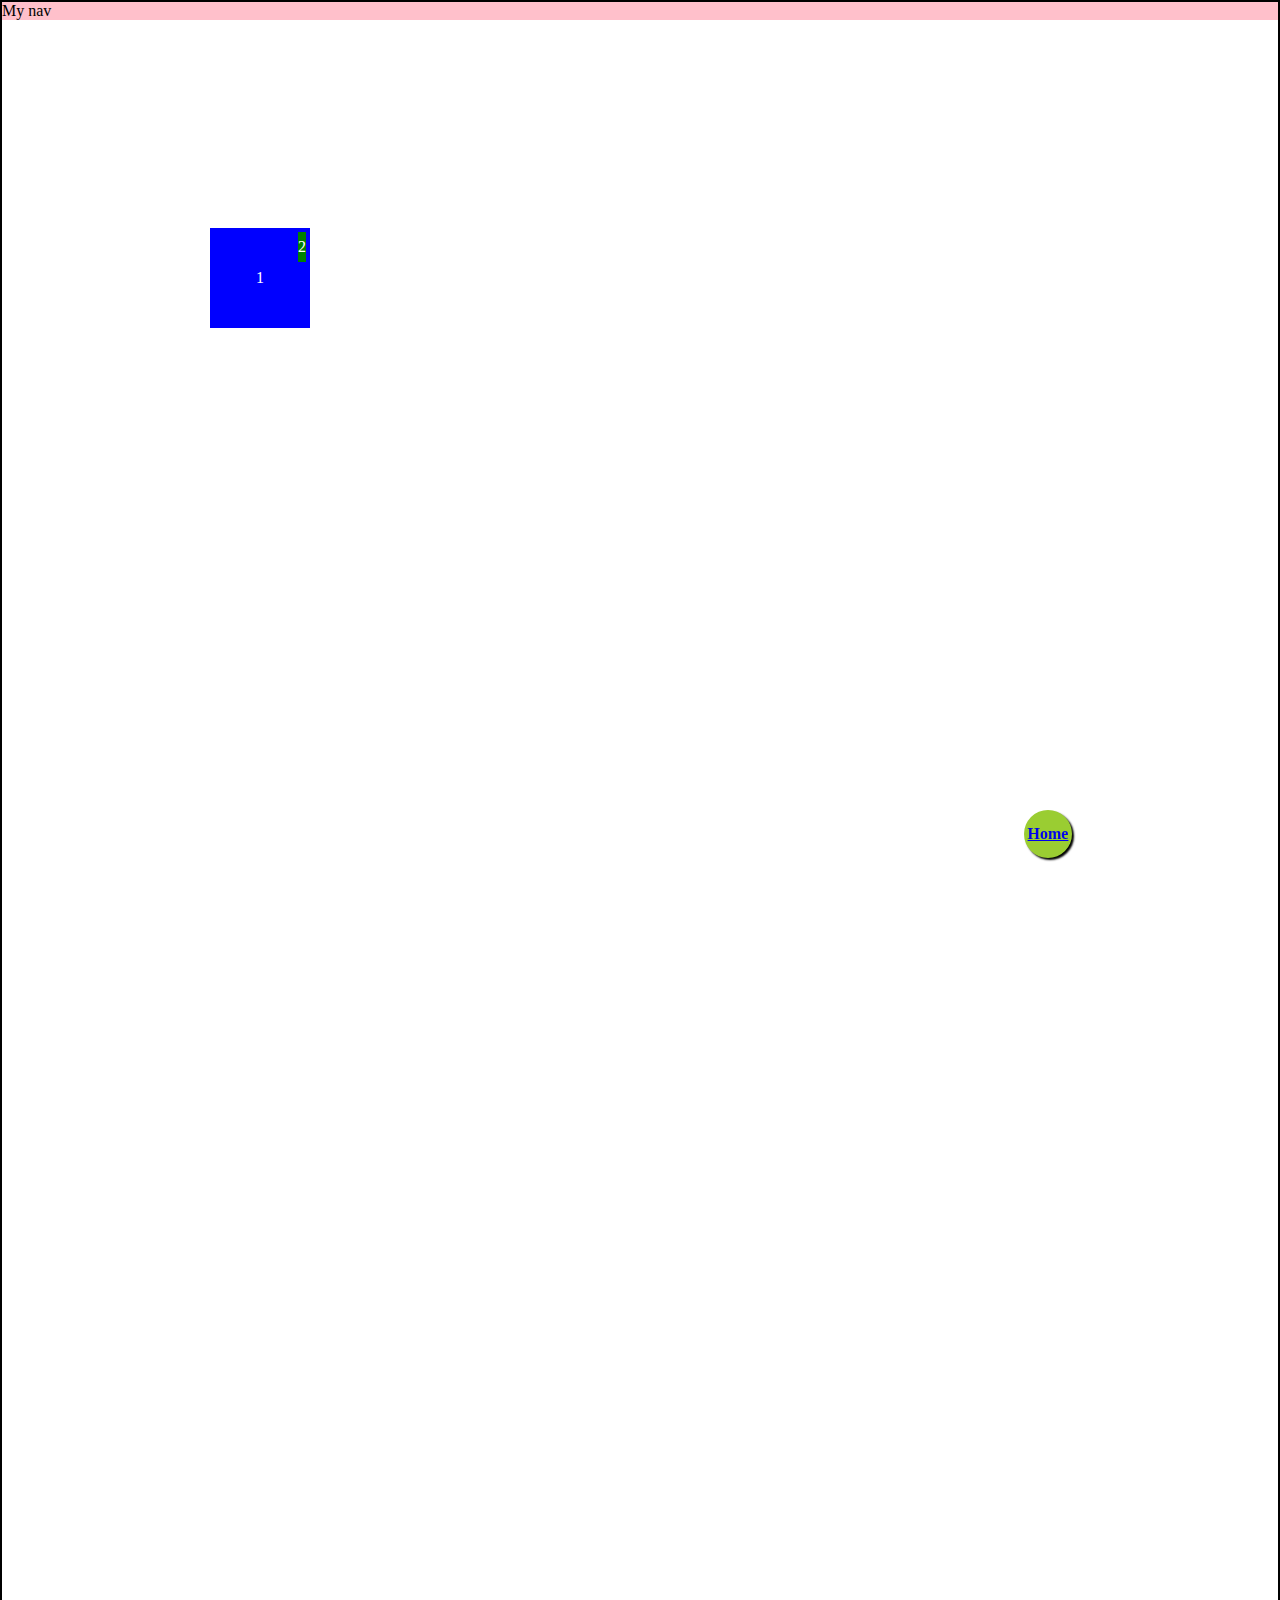
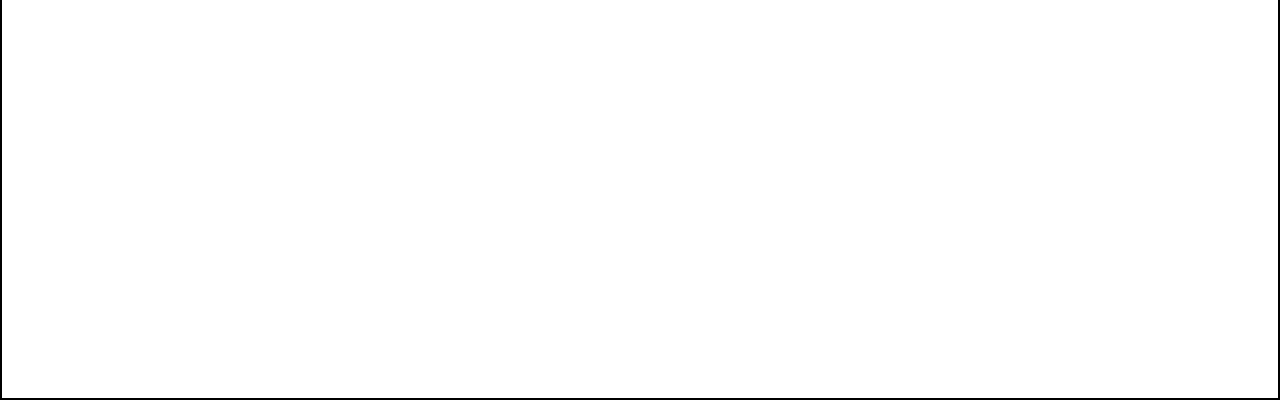
<file: 2_position/index.html>
<!DOCTYPE html>
<html lang="en">

<head>
    <meta charset="UTF-8">
    <meta name="viewport" content="width=device-width, initial-scale=1.0">
    <title>Css positon</title>
</head>

<body>
    <style>
        * {
            margin: 0;
            padding: 0;
            box-sizing: border-box;
        }

        div {
            color: #fff;
            /* border-radius: 12px;
            font-size: 2rem; */
            text-align: center;
        }

        div.box1 {
            position: relative;
            top: 13em;
            left: 13em;
            background-color: blue;
            width: 100px;
            height: 100px;
            line-height: 100px;
        }

        div.box2 {
            position: absolute;
            top: 4px;
            right: 4px;
            z-index: 1;
            background-color: green;
            line-height: 30px;
        }
        body {
            border: 2px solid black;
            height: 2000px;
        }
        nav{
            background-color: pink;
            position: sticky;
            top: 0;
        }
        .action_button {
            position: sticky;
            top: 90vh;
            left: 80vw;
            background: yellowgreen;
            width: 3em;
            height: 3em;
            border-radius: 100%;
            text-align: center;
            font-weight: bolder;
            line-height: 3em;
            box-shadow: 2px 2px 2px black;
        }
    </style>
    <nav>My nav</nav>
    <div id="box1" class="box1">1
        <div class="box2">2</div>
    </div>
    <div class="action_button"><a href="#box1">Home</a></div>
</body>

</html></a>
</file>
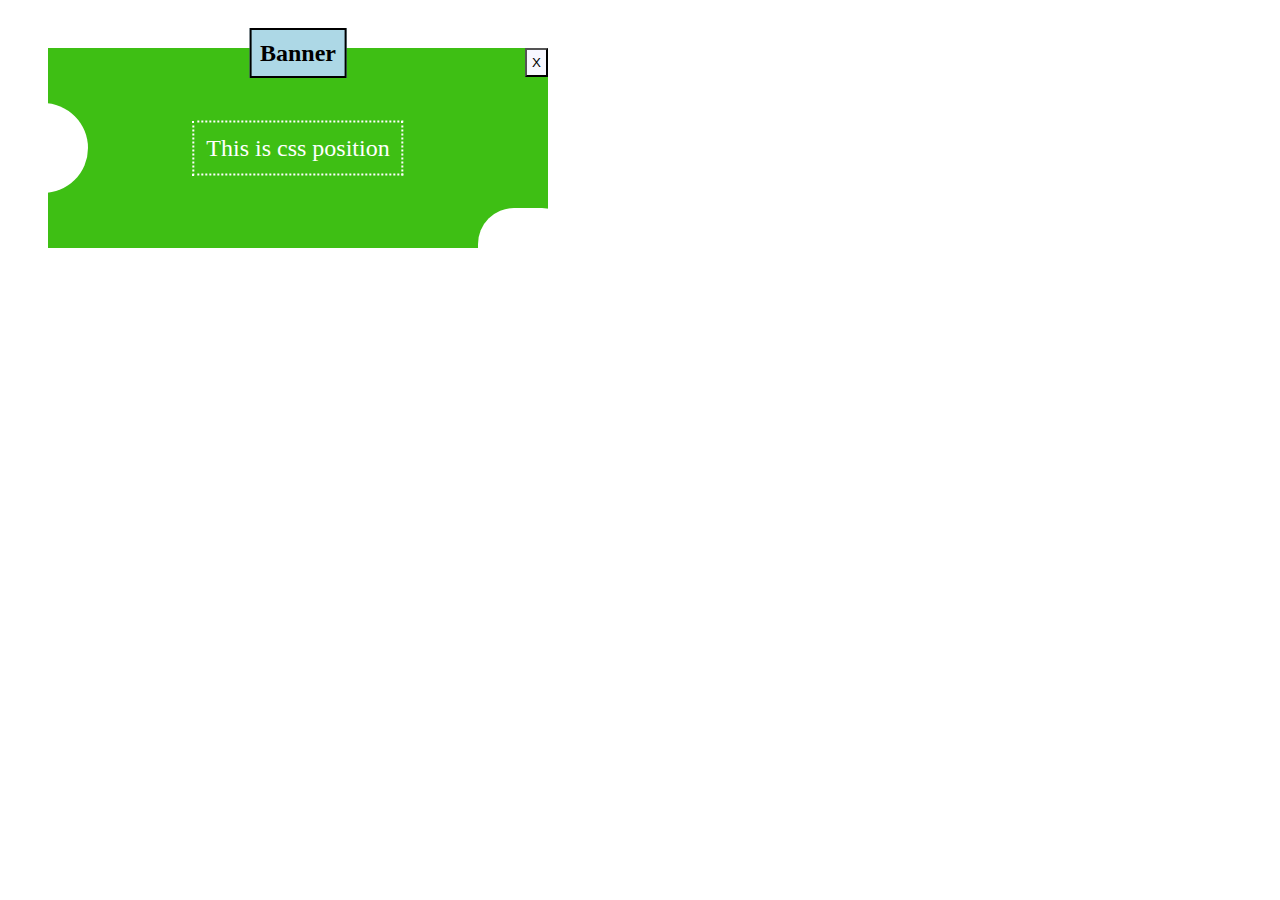
<file: 3_1_postion_test/index.html>
<!DOCTYPE html>
<html lang="en">
<head>
    <meta charset="UTF-8">
    <meta name="viewport" content="width=device-width, initial-scale=1.0">
    <title>Document</title>
</head>
<body>
    <style>
        * {
            margin: 0;
            padding: 0;
            box-sizing: border-box;
        }
        div.banner {
            position: relative;
            top: 3em;
            left: 3em;
            background: #3ebf14;
            width: 500px;
            height: 200px;
            text-align: center;
        }
        div.cyc{
            position: absolute;
            width: 100px;
            height: 90px;
            z-index: 1;
            background: white;
        }
        div.cyc1 {
            border-radius: 20em;
            top: 50%;
            transform: translate(0,-50%);
            left: -60px;
        }
        div.cyc2 {
            border-radius: 36px;
            bottom: -50px;
            right: -30px;
        }
        h1{
            position: absolute;
            left: 50%;
            top: -20px;
            transform: translate(-50%,0);
            background: lightblue;
            padding: 0.4em 0.35em;
            font-size: 1.5em;
            border: 2px solid black;
        }
        span {
            position: absolute;
            top: 50%;
            left: 50%;
            transform: translate(-50%,-50%);
            color: white;
            font-size: 1.5em;
            border: 0.1em dotted white;
            padding: 0.5em;
        }
        button {
            position: absolute;
            background-color: ghostwhite;
            color: black;
            padding: 5px;
            right: 0;
        }
    </style>
    <div class="banner">
        <h1 >Banner</h1>
        <button class="close">X</button>
        <div class="cyc cyc1"></div>
        <div class="cyc cyc2"></div>
        <span class="text">This is css position</span>
    </div>
</body>
</html>
</file>
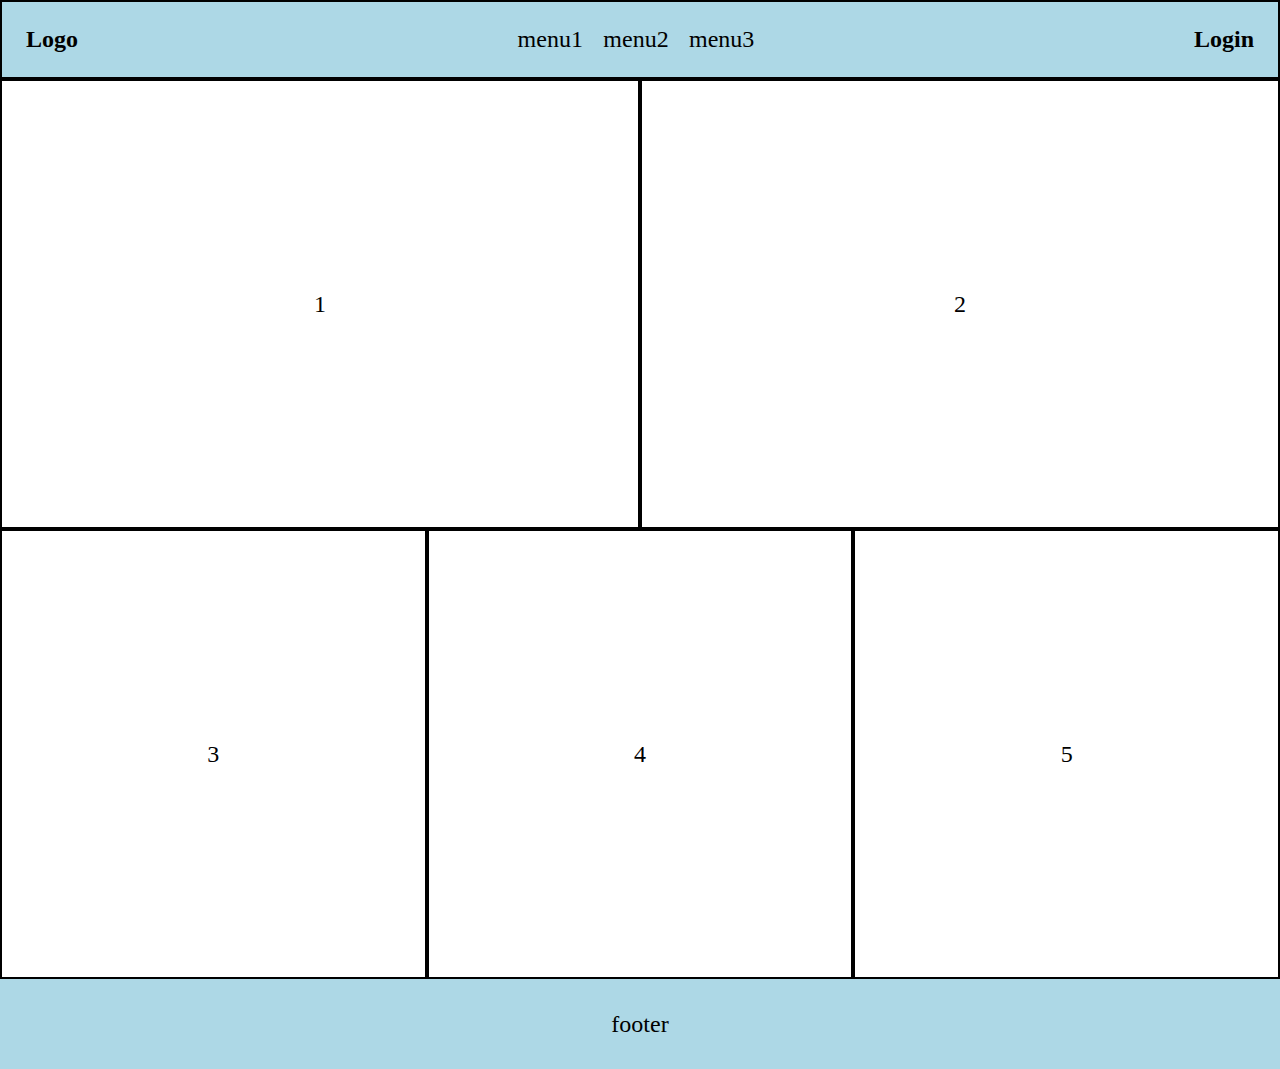
<file: 4_1_flexbox_HW/index.html>
<!DOCTYPE html>
<html lang="en">

<head>
    <meta charset="UTF-8">
    <meta name="viewport" content="width=device-width, initial-scale=1.0">
    <title>Document</title>
</head>

<body>
    <style>
        * {
            padding: 0;
            margin: 0;
            box-sizing: border-box;
            font-size: 24px;
        }
        nav {
            display: flex;
            justify-content: space-between;
            background-color: lightblue;
            padding: 1em;
            border: 2px solid black;
        }
        ul {
            display: flex;
            list-style-type: none;
            font-size: 1.7em;
            gap: 0.5em;
        }
        .container {
            justify-content: space-between;
            gap: 0;
            flex-wrap: wrap;
            height: 100%;
        }
        .box {
            border: 2px solid black;
            width: 100%;
            height: 50vh;
            display: flex;
            justify-content: center;
            align-items: center;
            
        }
        .box:nth-child(-n+2) {
            width: 50%;
        }
        .box:nth-child(n+3) {
            width: 33.33%;
        }
        footer {
            display: flex;
            background-color: lightblue;
            justify-content: center;
            align-items: center;
            height: 10vh;
        }
    </style>
    <header>
        <nav>
            <h1>Logo</h1>
            <ul>
                <li>menu1</li>
                <li>menu2</li>
                <li>menu3</li>
            </ul>
            <h1>Login</h1>
        </nav>
    </header>
    <main>
        <div>
            <ul class="container">
                <li class="box">1</li>
                <li class="box">2</li>
                <li class="box">3</li>
                <li class="box">4</li>
                <li class="box">5</li>
            </ul>
        </div>
    </main>
    <footer>footer</footer>
</body>

</html>
</file>
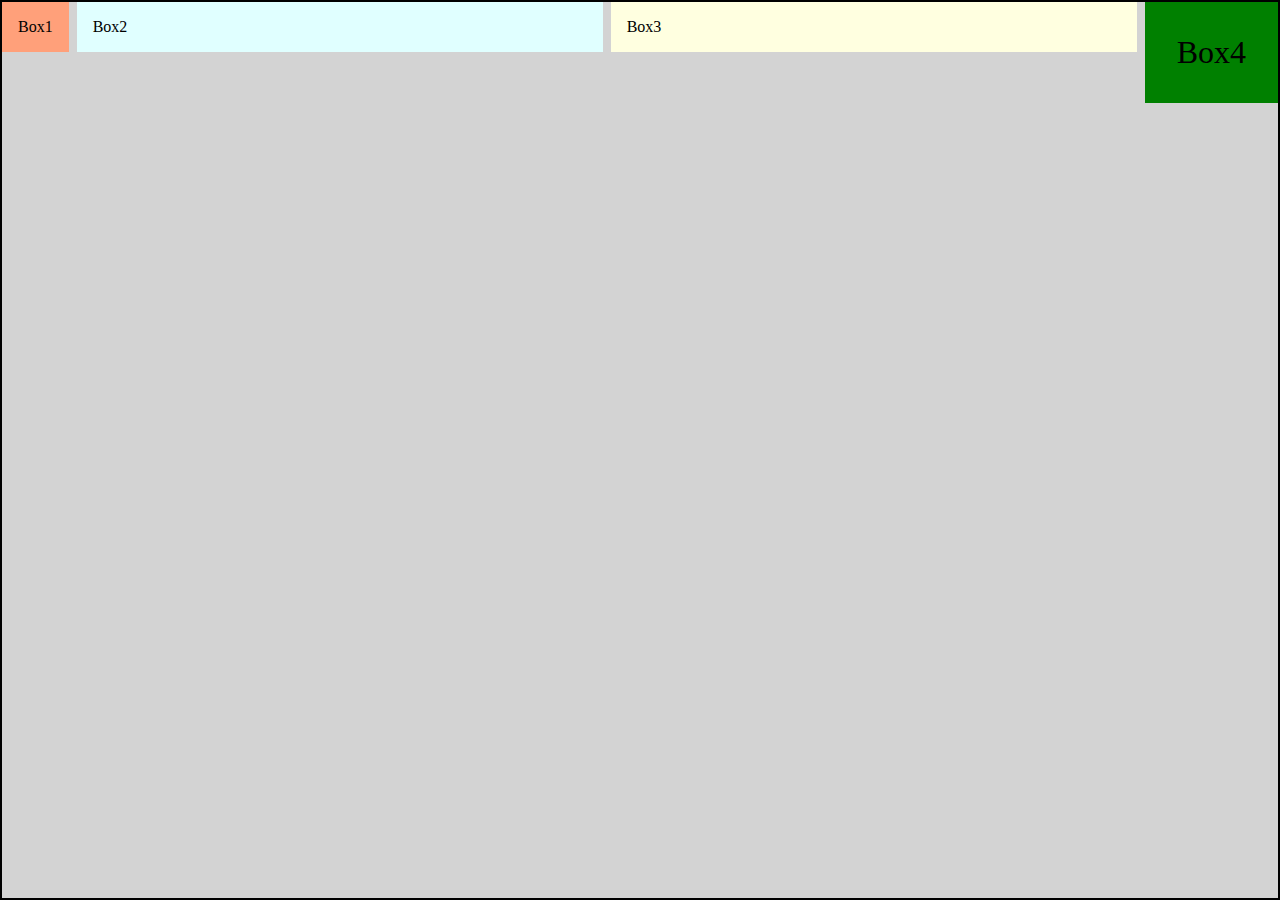
<file: 4_flexbox/index.html>
<!DOCTYPE html>
<html lang="en">
<head>
    <meta charset="UTF-8">
    <meta name="viewport" content="width=device-width, initial-scale=1.0">
    <title>Flex box</title>
</head>
<body>
    <style>
        * {
            margin: 0;
            padding: 0;
            box-sizing: border-box;
        }
        .container{
            display: flex;
            flex-wrap: wrap;
            justify-content: center;
            align-items:  start;
            /* align-content: center; */
            background-color: lightgray;
            border: 2px solid black;
            height: 100vh;
            gap: 0.5em;
        }
        .item {
            padding: 1em;
            /* margin: 1em; */
            background: lightyellow;
        }
        .item:first-child {
            background: lightsalmon;
        }
        .item:nth-child(2) {
            flex-grow: 1;
            flex-shrink: 2;
            background-color: lightcyan;
        }
        .box3 {
            flex-grow: 1;
            flex-shrink: 1;
        }
        .item:last-child {
            background: green;
            font-size:  2rem;
        }
    </style>
    <div class="container">
        <div class="item">Box1</div>
        <div class="item">Box2</div>
        <div class="item box3">Box3</div>
        <div class="item">Box4</div>
    </div>
</body>
</html>
</file>
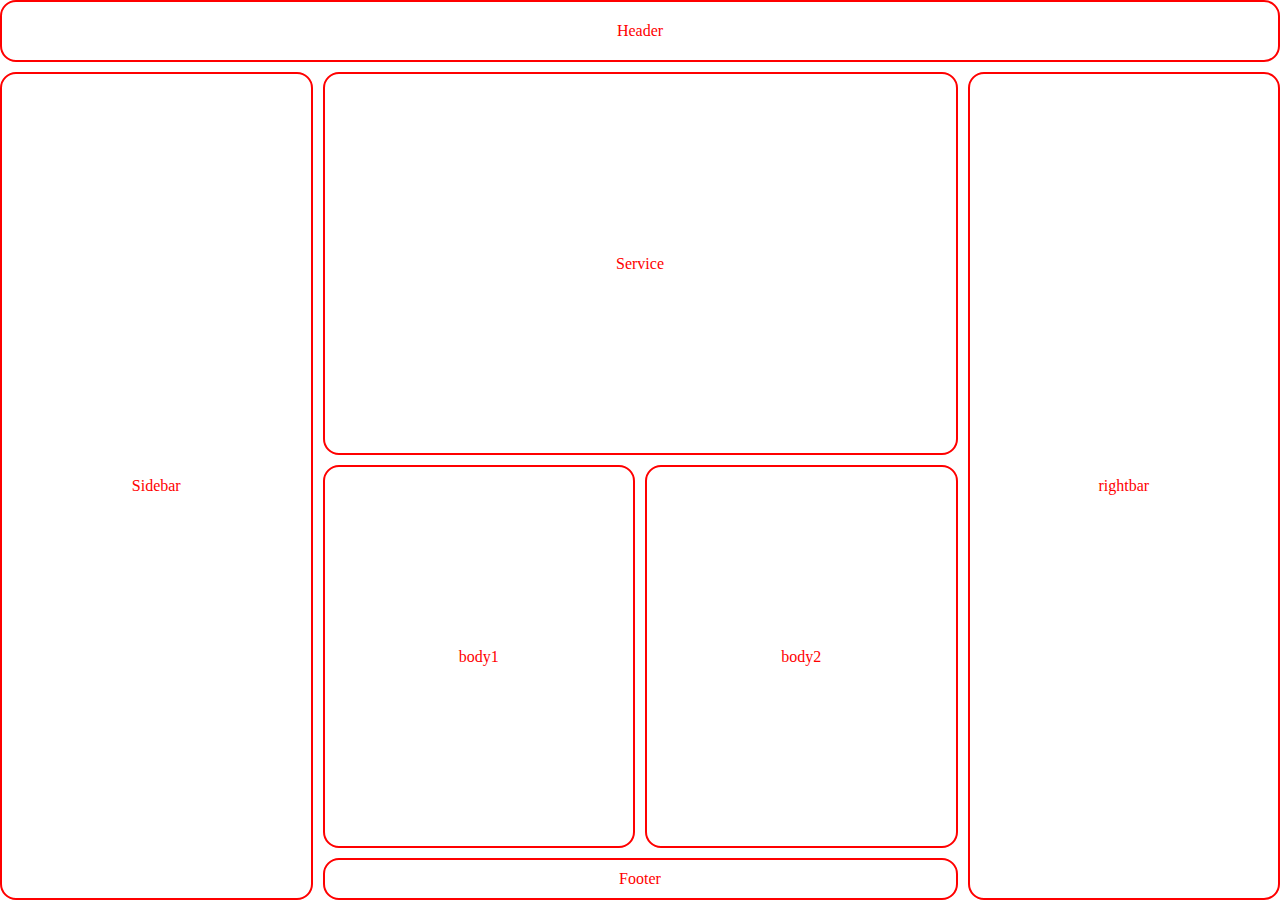
<file: 5_1_grid/index.html>
<!DOCTYPE html>
<html lang="en">

<head>
    <meta charset="UTF-8">
    <meta name="viewport" content="width=device-width, initial-scale=1.0">
    <title>Grid Layout Fixed</title>
</head>

<body>
    <style>
        * {
            margin: 0;
            padding: 0;
            box-sizing: border-box;
        }

        .container {
            display: grid;
            height: 100vh; 
            grid-template-columns: 1fr 1fr 1fr 1fr;
            grid-template-rows: auto 1fr 1fr auto; 
            grid-template-areas: 
                "Header  Header  Header Header"
                "Sidebar Service Service rightbar"
                "Sidebar body1 body2 rightbar"
                "Sidebar  Footer Footer rightbar";
            
            gap: 10px;
            div {
                display: flex;
                width: 100%;
                justify-content: center;
                align-items: center;
                border: 2px solid red;
                border-radius: 16px;
                color: red;
                
            };
        }

        .box1 {
            grid-area: Header;
            padding: 20px;
        }

        .box2 {
            grid-area: Service;
        }

        .box3 {
            grid-area: Sidebar;
        }

        .box4 {
            grid-area: body1;
        }

        .box5 {
            grid-area: body2;
        }

        .box6 {
            grid-area: rightbar;
        }

        .box7 {
            grid-area: Footer;
            text-align: center;
            padding: 10px;
        }
    </style>

    <div class="container">
        <div class="box1">Header</div>
        <div class="box2">Service</div>
        <div class="box3">Sidebar</div>
        <div class="box4">body1</div>
        <div class="box5">body2</div>
        <div class="box6">rightbar</div>
        <div class="box7">Footer</div>
    </div>
</body>

</html>
</file>
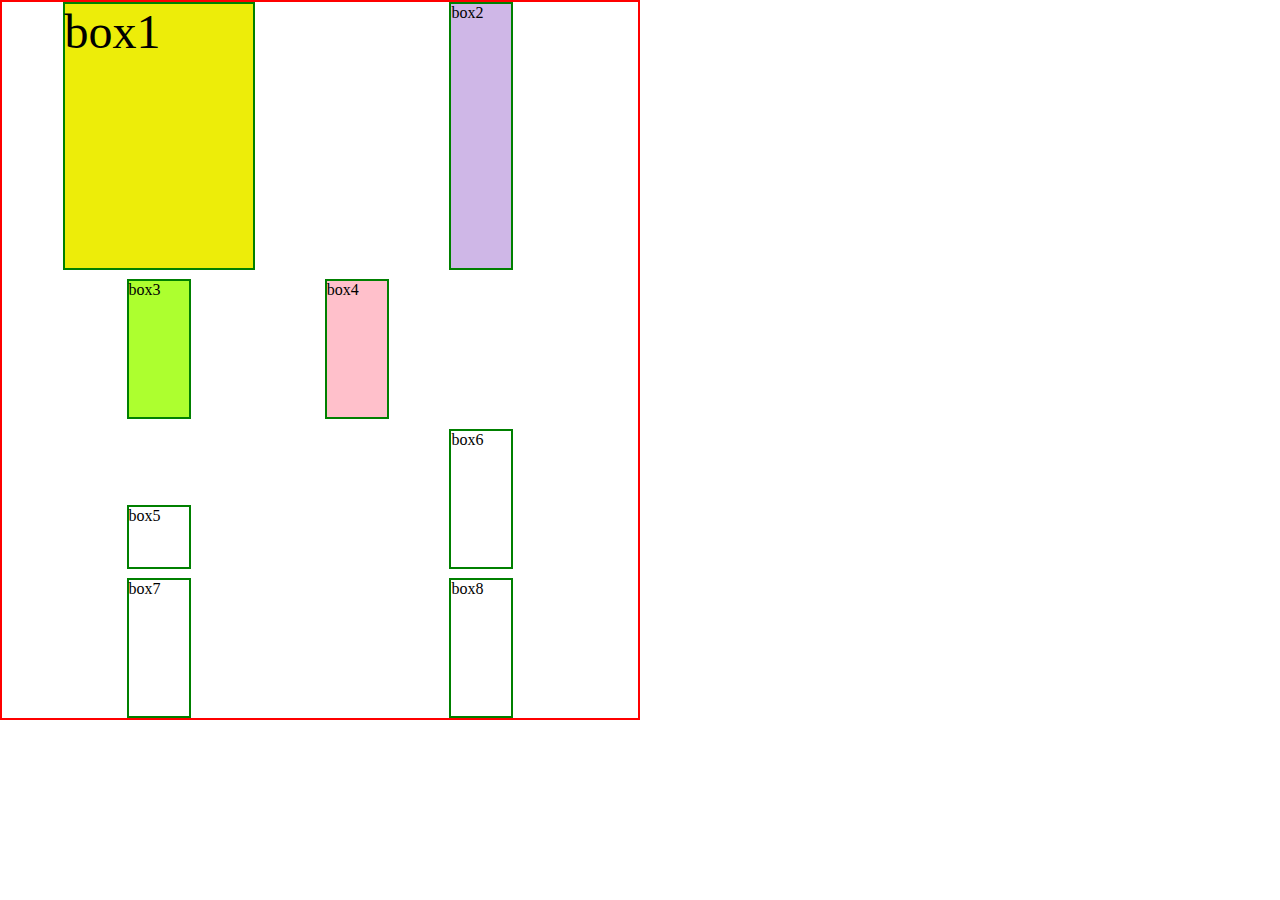
<file: 5_grid/index.html>
<!DOCTYPE html>
<html lang="en">

<head>
    <meta charset="UTF-8">
    <meta name="viewport" content="width=device-width, initial-scale=1.0">
    <title>Document</title>
</head>

<body>
    <style>
        * {
            margin: 0;
            padding: 0;
            box-sizing: border-box;
        }

        .container {
            display: grid;

            /* grid-template: 50px 200px 100px /  1fr 2fr; */

            /* grid-template-rows: 50px 200px 100px; */
            grid-template-columns: 1fr 1fr;

            /* grid-template-columns:repeat(auto-fill, minmax(100px, 1fr)); */

            /* grid-template-areas: "head head head"
        "sidebar main main"
        "sidebar foot foot2"; */

            /* column-gap: 1em;
    row-gap: 1em; */
            gap: 0.6em;

            justify-items: center;
            /* justify-content: space-around; */
            /* align-items: stretch; */
            width: 40em;
            height: 80vh;
            border: 2px solid red;



            div {
                border: 2px solid green;
                min-height: 4em;
                width: 4em;
            }
        }

        .box1 {
            background: rgb(237, 237, 9);
            border: 2px solid red;
            font-size: 3rem;
            /* grid-area: head; */

            /* grid-column-start: 1;
    grid-column-end: 4; */

            /* grid-column: 1 / span 3; */
        }

        .box2 {
            background: rgb(207, 183, 231);


            /* grid-row-start: 2;
    grid-row-end: 4; */

            /* grid-row: 2/4; */

            /* grid-row: 2 / span 2; */

            /* grid-area: sidebar; */
        }

        .box3 {
            background: greenyellow;
            /* grid-area: main; */
            /* overflow: auto; */

        }

        .box4 {
            background: pink;
            /* grid-area: foot; */
            justify-self: start;
        }

        .box5 {
            /* grid-area: foot2; */
            /* grid-row-start: 3;
    grid-row-end: 5; */
            align-self: end;
        }
    </style>
    <div class="container">
        <div class="box1">box1</div>
        <div class="box2">box2</div>
        <div class="box3">box3</div>
        <div class="box4">box4</div>
        <div class="box5">box5</div>
        <div class="box6">box6</div>
        <div class="box7">box7</div>
        <div class="box8">box8</div>
    </div>
</body>

</html>
</file>
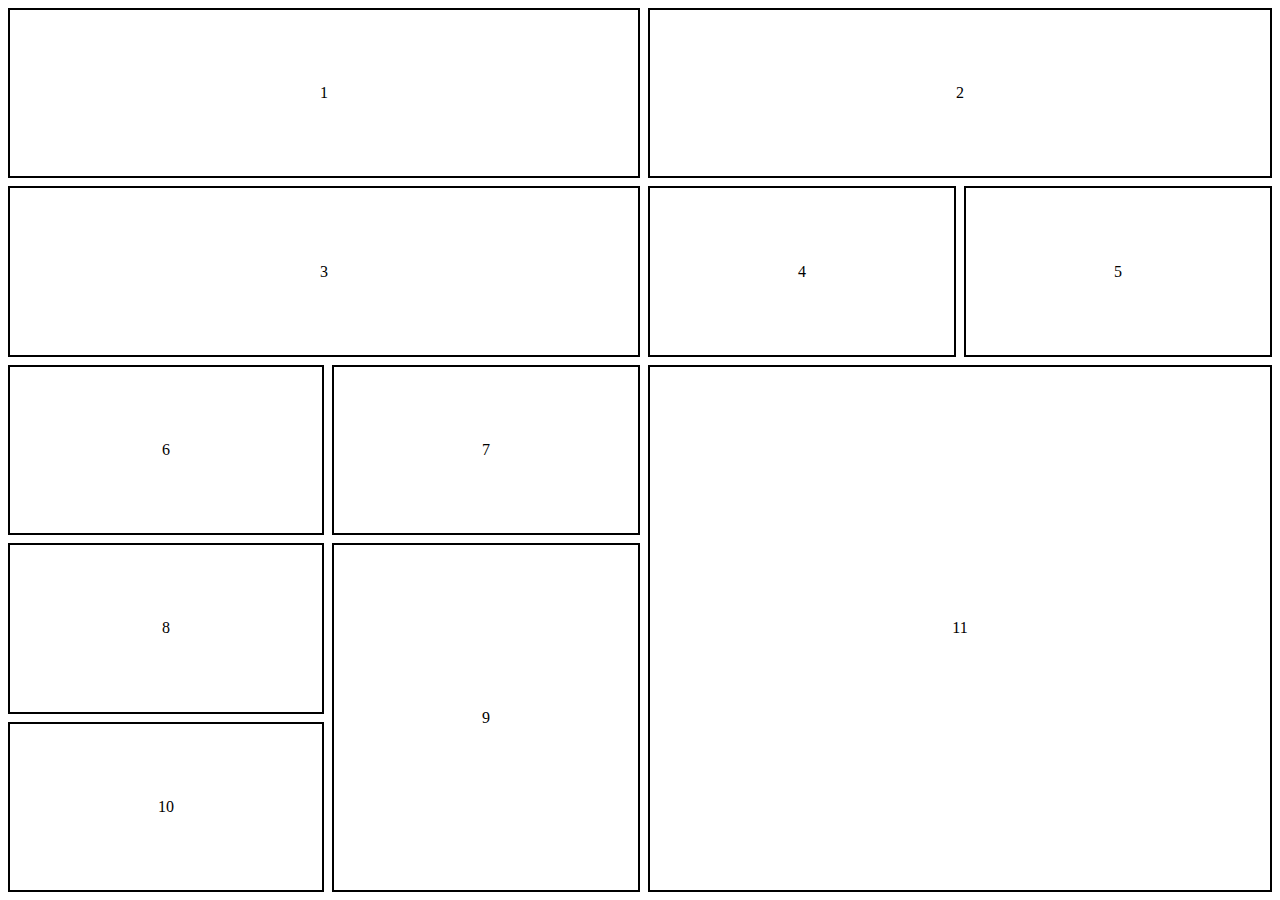
<file: Hw_3/index.html>
<!DOCTYPE html>
<html lang="en">
<head>
    <meta charset="UTF-8">
    <meta name="viewport" content="width=device-width, initial-scale=1.0">
    <title>Hw-2</title>
</head>
<body>
    <style>
        * {
            margin: 0;
            padding: 0;
            box-sizing: border-box;
        }
        .container {
            padding: 0.5em;
            display: grid;
            height: 100vh;
            grid-template-columns: auto auto auto auto;
            grid-template-areas:  "hl hl hr hr"
                                  "shl shl shr1 shr2"
                                  "m1 m2 foot foot"
                                  "m3 m4 foot foot"
                                  "m5 m4 foot foot";
            gap: 0.5em;
            div {
                display: flex;
                align-items: center;
                justify-content: center;
                border: 2px solid black;
            }
        }
        .box1 {
            grid-area: hl;
        }
        .box2 {
            grid-area: hr;
        }
        .box3 {
            grid-area: shl;
        }
        .box4 {
            grid-area: shr1;
        }
        .box5 {
            grid-area: shr2;
        }
        .box6 {
            grid-area: m1;
        }
        .box7 {
            grid-area: m2;
        }
        .box8 {
            grid-area: m3;
        }
        .box9 {
            grid-area: m4;
        }
        .box10 {
            grid-area: m5;
        }
        .box11 {
            grid-area: foot;
        }

    </style>
    <div class="container">
        <div class="box1">1</div>
        <div class="box2">2</div>
        <div class="box3">3</div>
        <div class="box4">4</div>
        <div class="box5">5</div>
        <div class="box6">6</div>
        <div class="box7">7</div>
        <div class="box8">8</div>
        <div class="box9">9</div>
        <div class="box10">10</div>
        <div class="box11">11</div>
    </div>
</body>
</html>
</file>
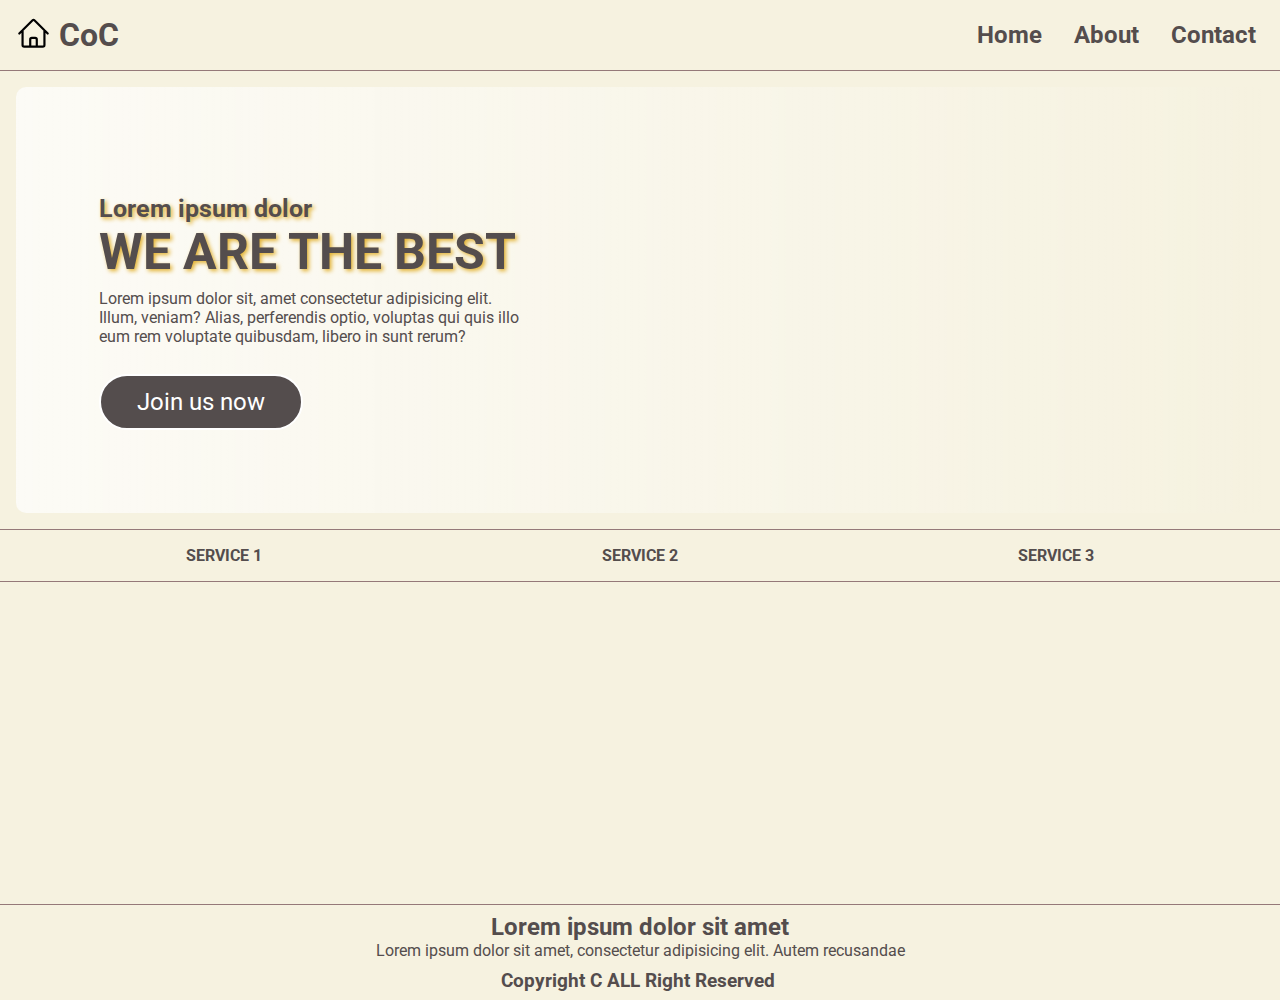
<file: Hw_6/index.html>
<!DOCTYPE html>
<html lang="en">

<head>
    <meta charset="UTF-8">
    <meta name="viewport" content="width=device-width, initial-scale=1.0">
    <title>Hw_6</title>
    <link href="https://fonts.googleapis.com/css2?family=Roboto:wght@300;400;500;700&display=swap" rel="stylesheet">
</head>

<body>
    <style>
        * {
            margin: 0;
            padding: 0;
            box-sizing: border-box;
            font-family: 'Roboto', sans-serif;
            background: #F6F2E0;
            color: #544D4D;
        }

        nav {
            padding: 0.8em 1em;
            display: flex;
            align-items: center;
            justify-content: space-between;

            ul {
                list-style: none;
            }
        }

        hr {
            background-color: rgb(149, 121, 121);
            height: 1px;
            border: 0;
        }


        .content-bar {
            display: none;
            top: 0;
            right: 0;
            position: fixed;
            background-color: black;
            color: white;
            padding: 0.5em;

            li {
                background-color: black;
                border-bottom: 1.5px solid #fff;
            }
        }

        .bar {
            width: 30px;
            height: 22px;
            display: flex;
            flex-direction: column;
            justify-content: space-between;
        }

        .bar li {
            height: 4px;
            background: #000;
            border-radius: 2px;
        }

        .logo {
            display: flex;
            gap: 0.5em;
        }

        .logo img {
            height: 35px;
            width: 35px;
        }

        .logo h1 {
            color: #544D4D;
        }

        .section-1 {
            background-image: linear-gradient(to right, rgba(255, 255, 255, 0.7), rgb(255, 255, 255, 0)), url('https://images.unsplash.com/photo-1770063817031-f3b98dff347f?q=80&w=1170&auto=format&fit=crop&ixlib=rb-4.1.0&ixid=M3wxMjA3fDB8MHxwaG90by1wYWdlfHx8fGVufDB8fHx8fA%3D%3D');
            background-size: cover;
            padding: 1em;
            margin: 1em;
            border-radius: 10px;
        }

        .section-1-text {
            background: none;
            padding: 0.2em;
            width: 70%;
        }

        .section-1-header {
            margin-top: 1.5em;
            background: none;
            margin-bottom: 0.5em;
        }

        .section-1-header h2 {
            background: none;
        }

        .section-1-header h4 {
            background: none;
        }

        .section-1-subtext {
            background: none;
            margin-bottom: 0.5em;
        }

        .section-1-buttom {
            background: #544D4D;
            color: white;
            padding: 0.5em 1.5em;
            border: 2px solid white;
            border-radius: 10em;
        }

        .section-2 {
            list-style: none;
            display: flex;
            justify-content: space-around;
            align-items: center;
            font-weight: bold;
            padding: 1em;
        }

        .section-2 li:nth-child(3) {
            display: none;
        }

        .section-3 {
            display: grid;
            grid-template-columns: 1fr 1fr;
            grid-template-areas: "left right"
                "left right";

            padding: 0.7em;
            gap: 0.5em;
        }

        .section-3 div {
            background-image: url('https://images.unsplash.com/photo-1586023492125-27b2c045efd7?q=80&w=958&auto=format&fit=crop&ixlib=rb-4.1.0&ixid=M3wxMjA3fDB8MHxwaG90by1wYWdlfHx8fGVufDB8fHx8fA%3D%3D');
            height: 18vh;
            border-radius: 15px;
            background-size: cover;
        }

        .section-3-img1 {
            grid-area: left;
        }

        .section-3-img2 {
            grid-area: right;
        }

        footer {
            padding: 0.5em;
        }

        footer h3 {
            margin-top: 10px;
            margin-left: -5px;
        }

        @media (min-width: 600px) {
            .bar {
                display: none;
            }

            .content-bar {
                display: flex;
                position: static;
                background: none;
                gap: 2em;

                li {
                    font-size: 1.5em;
                    font-weight: bolder;
                    background: none;
                    border: none;
                }
            }

            .section-1 {
                padding: 5em;
            }

            .section-1-text {
                width: 40%;
            }

            .section-1-header {
                text-shadow: 2px 2px 4px #E2B12F;
            }

            .section-1-header h4 {
                font-size: 25px;
            }

            .section-1-header h2 {
                font-size: 50px;
            }

            .section-1-buttom {
                margin-top: 20px;
                font-size: 1.5em;
            }

            .section-2 li:nth-child(3) {
                display: block;
            }
            .section-3 {
                display: flex;
            }
            .section-3 div{
                width: 25%;
                height: 300px;
            }
            footer {
                text-align: center;
            }
        }
    </style>
    <header>
        <nav>
            <div class="logo">
                <img src="./image.svg" width="30" alt="home icon">
                <h1>CoC</h1>
            </div>
            <ul id="bar" class="bar" onclick='Togglebar()'>
                <li></li>
                <li></li>
                <li></li>
            </ul>
            <ul class="content-bar" id="content-bar" onclick="Togglebar()">
                <li>Home</li>
                <li>About</li>
                <li>Contact</li>
            </ul>
        </nav>
        </div>
    </header>
    <hr />
    <main>
        <section>
            <div class="section-1">
                <div class="section-1-text">
                    <div class="section-1-header">
                        <h4>Lorem ipsum dolor</h4>
                        <h2>WE ARE THE BEST</h2>
                    </div>
                    <p class="section-1-subtext">Lorem ipsum dolor sit, amet consectetur adipisicing elit. Illum,
                        veniam? Alias, perferendis
                        optio, voluptas qui quis illo eum rem voluptate quibusdam, libero in sunt rerum?</p>
                    <button class="section-1-buttom">Join us now</button>
                </div>
            </div>
        </section>
        <hr />
        <section>
            <ul class="section-2">
                <li>SERVICE 1</li>
                <li>SERVICE 2</li>
                <li>SERVICE 3</li>
            </ul>
        </section>
        <hr />
        <section>
            <div class="section-3">
                <div class="section-3-img1"></div>
                <div class="section-3-img2"></div>
                <div class="section-3-img3"></div>
                <div class="section-3-img4"></div>
            </div>
        </section>
    </main>
    <hr />

    <footer>
        <h2>Lorem ipsum dolor sit amet</h2>
        <p>Lorem ipsum dolor sit amet, consectetur adipisicing elit. Autem recusandae</p>
        <h3>Copyright C ALL Right Reserved</h3>
    </footer>
    <script>
        const Togglebar = () => {
            const element = document.getElementById("bar");
            const target = document.getElementById("content-bar")
            if (window.innerWidth <= 600) {
                if (!target.style.display) {
                    target.style.display = 'block'
                } else {
                    target.style.display = ''
                }
            }
        }
    </script>
</body>

</html>
</file>
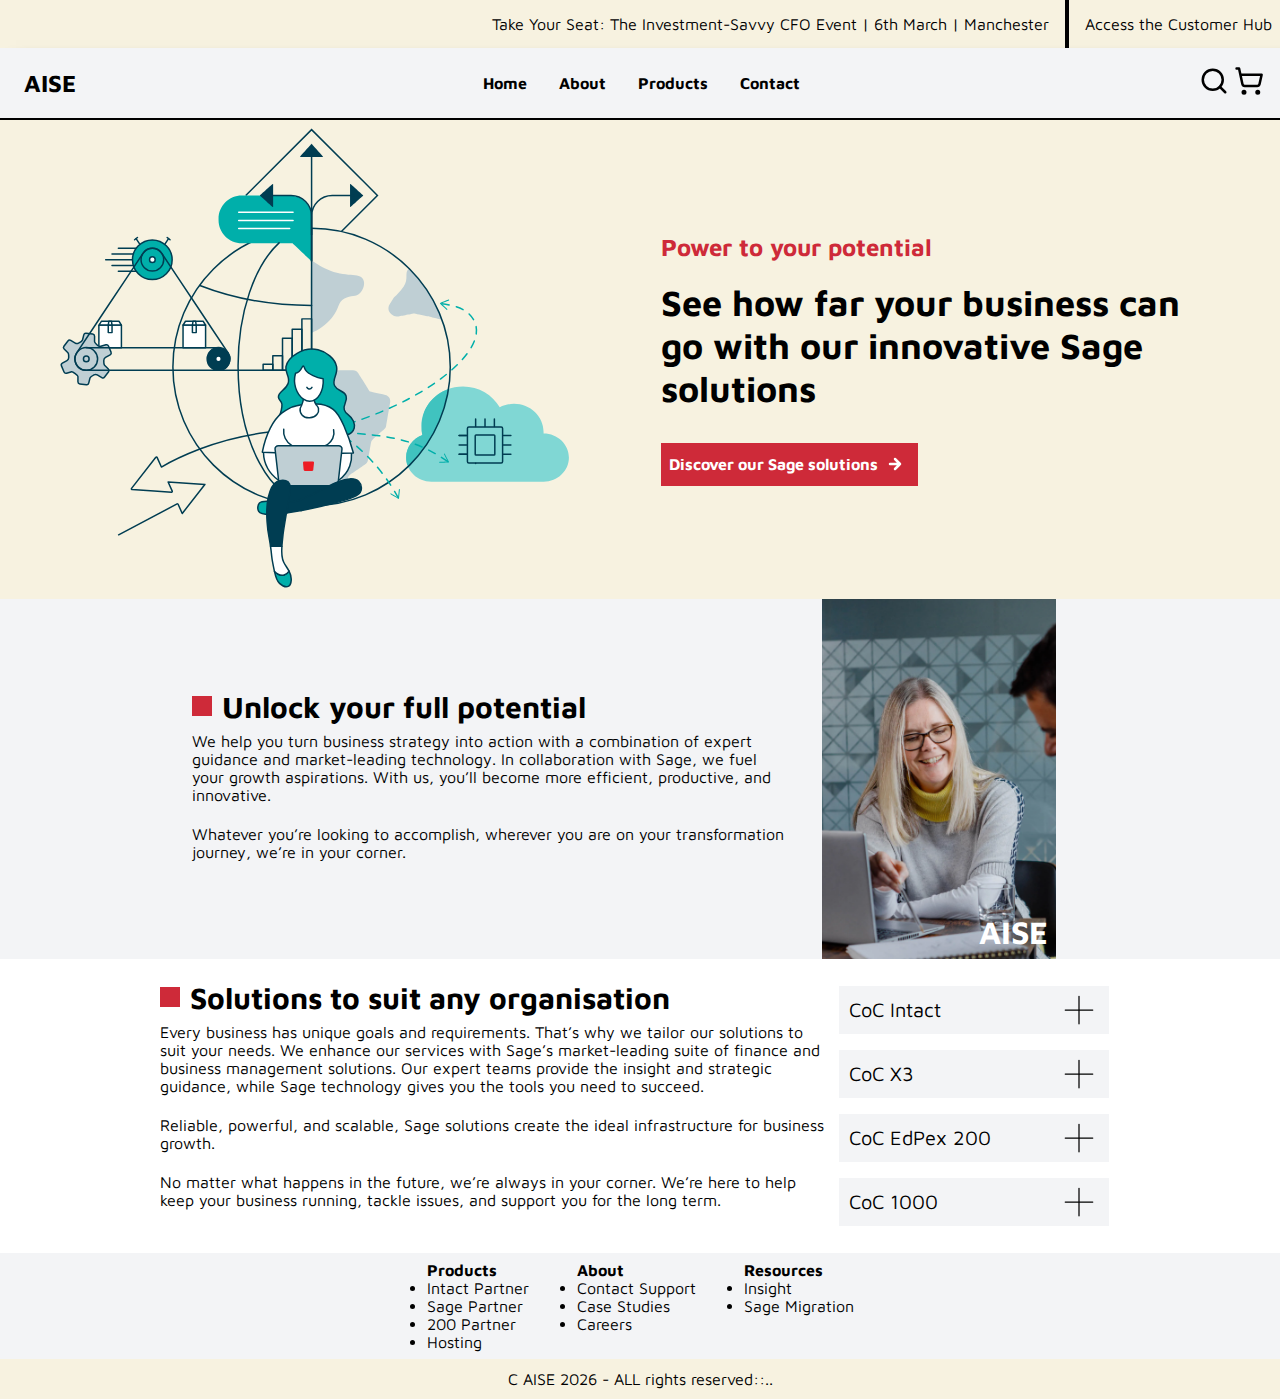
<file: midterm/index.html>
<!DOCTYPE html>
<html lang="en">

<head>
    <meta charset="UTF-8">
    <meta name="viewport" content="width=device-width, initial-scale=1.0">
    <title>Midterm</title>
    <link rel="preconnect" href="https://fonts.googleapis.com">
    <link rel="preconnect" href="https://fonts.gstatic.com" crossorigin>
    <link href="https://fonts.googleapis.com/css2?family=Bungee&family=Maven+Pro:wght@400..900&display=swap"
        rel="stylesheet">
</head>

<body>
    <style>
        * {
            padding: 0;
            margin: 0;
            box-sizing: border-box;
            font-family: "Maven Pro", sans-serif;
        }

        nav {
            padding: 0.8em 1em;
            display: flex;
            align-items: center;
            justify-content: space-between;
            background: #f3f4f6;
            border-bottom: 2px solid black;
            box-shadow: 1em 1em 1em 0 black;

            ul {
                list-style: none;
            }
        }

        .content-bar {
            display: none;
            top: 0;
            right: 0;
            position: fixed;
            padding: 0.5em;

            li {
                background-color: black;
                border-bottom: 1.5px solid #fff;
            }
        }

        .bar {
            width: 30px;
            height: 22px;
            display: flex;
            flex-direction: column;
            justify-content: space-between;
        }

        .bar li {
            height: 4px;
            background: #000;
            border-radius: 2px;
        }

        .left-log-bar {
            display: flex;
            padding: 0.5em;
            justify-content: center;
            align-items: center;
            gap: 0.5em;
        }

        .section-1 {
            background: #f7f2e0;
            text-align: center;
            padding: 0.5em;

        }

        .main-img img {
            width: 90vw;
        }

        .main-text {
            padding: 0.5em 3.5em 0.5em 0.5em;
            text-align: start;
        }

        .main-text h3 {
            color: #ce2a39;
            margin-bottom: 0.5em;
        }

        .main-text h2 {
            margin-bottom: 0.7em;
        }

        .main-button {
            background: #ce2a39;
            display: flex;
            padding: 0.4em 0.3em;
            width: 70%;
            justify-content: center;
            align-items: center;
            gap: 0.1em;
        }

        .main-button button {
            border: none;
            background: #ce2a39;
            color: white;
            font-size: 13px;
            font-weight: bold;
        }

        .section-2 {
            background: #f3f4f6;
            padding: 1em;
        }

        .red-box {
            background: #ce2a39;
            width: 20px;
            height: 20px;
        }

        .section-2-header-1 {
            display: flex;
            gap: 0.5em;
            align-items: center;
            font-size: 13.5px;
        }

        .section-2-text {
            font-size: 13px;
            padding: 0.5em 0;
            margin-bottom: 5px;
        }

        .section-2-sub-text {
            font-size: 13px;
            padding: 0.5em 0;
        }

        .section-2-img {
            background-image: url("consult.webp");
            background-size: cover;
            width: 100%;
            height: 40vh;
            display: flex;
            justify-content: end;
            align-items: end;
            color: #fff;
            padding: 0.5em;
        }

        .section-2-contaner-img {
            padding: 0 2em;
        }

        .section-3 {
            padding: 1em;
        }

        .section-3-header-1 {
            display: flex;
            gap: 0.5em;
            align-items: center;
            font-size: 13.5px;
        }

        .section-3-text {
            font-size: 13px;
            padding: 0.5em 0;
            margin-bottom: 5px;
        }

        .section-3-sub-text-1 {
            font-size: 13px;
            padding: 0.5em 0;
            margin-bottom: 5px;
        }

        .section-3-sub-text-2 {
            font-size: 13px;
            padding: 0.5em 0;
            margin-bottom: 15px;
        }

        .section-3-footers {
            display: flex;
            flex-direction: column;
            align-items: center;

            gap: 1em;
        }

        .section-3-footer {
            display: flex;
            justify-content: space-between;
            align-items: center;
            background: #f3f4f6;
            width: 100%;
            font-size: 20px;
            padding: 0.2em 0.5em;
        }

        .section-3-footer img {
            width: 40px;
            height: 40px;
        }

        .footer-section1 {
            display: flex;
            flex-direction: column;
            justify-content: center;
            align-items: center;
            gap: 0.5em;
            padding: 0.5em;
            background: #f3f4f6;
        }

        .footer-section2 {
            padding: 0.7em;
            background: #f7f2e0;
        }

        .header-bar {
            display: none;
            padding: 0 0.5em;
        }

        .line-up {
            width: 4px;
            height: 3em;
            background: black;
            margin: 0 1em;
        }

        .section-3-footer:hover {
            box-shadow: 1px 1px 1px  black;
            rotate: -5deg;
        }

        .main-button:hover {
            box-shadow: 1px 1px 1px  black;
            rotate: -5deg;
        }

        @media (min-width: 600px) {
            .bar {
                display: none;
            }

            .content-bar {
                display: flex;
                position: static;
                gap: 2em;

                li {
                    font-size: 1em;
                    font-weight: bold;
                    background: none;
                    border: none;
                }
            }

            .header-bar {
                display: flex;
                justify-content: end;
                align-items: center;
                background: #f7f2e0;
            }

            .section-1 {
                display: flex;
                justify-content: center;
                align-items: center;
            }

            .main-img {
                width: 100%;
            }

            .main-img img {
                width: 40vw;
            }

            .main-text {
                display: flex;
                flex-direction: column;
                justify-content: center;
                padding: 2.5em;
                gap: 0.5em;
            }

            .main-button {
                width: 45%;
            }

            .main-button button {
                font-size: 16px;
            }

            .main-text h3 {
                font-size: 24px;
            }

            .main-text h2 {
                font-size: 36px;
            }

            .section-2 {
                display: flex;
                padding: 0 12em;
                justify-content: center;
                align-items: center;
            }

            .section-2-header-1 {
                font-size: 20px;
            }

            .section-2-text {
                font-size: 16px;
            }
            .section-2-sub-text {
                font-size: 16px;
            }
            
            .section-2-contaner-img {
                padding: 0 2em;
                width: 60vw;
            }

            .section-3 {
                display: flex;
                justify-content: center;
                align-items: center;
                padding: 1em 10em;
            }

            .section-3-header-1 {
                font-size: 20px;
            }

            .section-3-text {
                font-size: 16px;
            }
            .section-3-sub-text-1 {
                font-size: 16px;
            }
            .section-3-sub-text-2 {
                font-size: 16px;
            }
            .section-3-footers {
                width: 80vw;
                padding: 0.7em;
            }
            .footer-section1 {
                flex-direction: row;
                align-items: start;
                gap: 3em;
            }
            .footer-section2 {
                text-align: center;
            }
        }
    </style>
    <header>
        <div class="header-bar">
            <p>Take Your Seat: The Investment-Savvy CFO Event | 6th March | Manchester</p>
            <div class="line-up"></div>
            <p>Access the Customer Hub</p>
        </div>
        <nav>
            <div class="left-log-bar">
                <ul id="bar" class="bar" onclick='Togglebar()'>
                    <li></li>
                    <li></li>
                    <li></li>
                </ul>

                <h2>AISE</h2>

            </div>
            <ul class="content-bar" id="content-bar" onclick="Togglebar()">
                <li>Home</li>
                <li>About</li>
                <li>Products</li>
                <li>Contact</li>
            </ul>
            <div class="logo">

                <img src="./magnify.svg" width="30" alt="magnify icon">
                <img src="./basket.svg" width="30" alt="basket icon">
            </div>
        </nav>
    </header>
    <main>
        <section class="section-1">
            <div class="main-img">
                <img src="./left-image.svg" alt="section img1">
            </div>
            <div class="main-text">
                <h3>Power to your potential</h3>
                <h2>See how far your business can go with our innovative Sage solutions</h2>
                <div class="main-button">
                    <button>Discover our Sage solutions</button>
                    <img src="./arrow-right.svg" width="30" alt="arrow right">
                </div>
            </div>
        </section>
        <section class="section-2">
            <div>
                <div class="section-2-header-1">
                    <div class="red-box"></div>
                    <h2>Unlock your full potential</h2>
                </div>
                <p class="section-2-text">
                    We help you turn business strategy into action with a combination of expert guidance and
                    market-leading
                    technology. In collaboration with Sage, we fuel your growth aspirations. With us, you’ll become more
                    efficient, productive, and innovative.
                </p>
                <p class="section-2-sub-text">
                    Whatever you’re looking to accomplish, wherever you are on your transformation journey, we’re in
                    your
                    corner.
                </p>
            </div>
            <div class="section-2-contaner-img">
                <div class="section-2-img">
                    <h1>AISE</h1>
                </div>
            </div>
        </section>
        <section class="section-3">
            <div>
                <div class="section-3-header-1">
                    <div class="red-box"></div>
                    <h2>Solutions to suit any organisation</h2>
                </div>
                <p class="section-3-text">
                    Every business has unique goals and requirements. That’s why we tailor our solutions to suit your
                    needs.
                    We enhance our services with Sage’s market-leading suite of finance and business management
                    solutions.
                    Our expert teams provide the insight and strategic guidance, while Sage technology gives you the
                    tools
                    you need to succeed.
                </p>
                <p class="section-3-sub-text-1">
                    Reliable, powerful, and scalable, Sage solutions create the ideal infrastructure for business
                    growth.
                </p>
                <p class="section-3-sub-text-2">
                    No matter what happens in the future, we’re always in your corner. We’re here to help keep your
                    business
                    running, tackle issues, and support you for the long term.
                </p>
            </div>
            <div class="section-3-footers">
                <div class="section-3-footer">
                    <p>CoC Intact</p>
                    <img src="plus.svg" alt="plus">
                </div>

                <div class="section-3-footer">
                    <p>CoC X3</p>
                    <img src="plus.svg" alt="plus">
                </div>

                <div class="section-3-footer">
                    <p>CoC EdPex 200</p>
                    <img src="plus.svg" alt="plus">
                </div>

                <div class="section-3-footer">
                    <p>CoC 1000</p>
                    <img src="plus.svg" alt="plus">
                </div>
            </div>
        </section>
    </main>

    <footer>
        <div class="footer-section1">
            <div>
                <h4>Products</h4>
                <ul>
                    <li>Intact Partner</li>
                    <li>Sage Partner</li>
                    <li>200 Partner</li>
                    <li>Hosting</li>
                </ul>
            </div>
            <div>
                <h4>About</h4>
                <ul>
                    <li>Contact Support</li>
                    <li>Case Studies</li>
                    <li>Careers</li>
                </ul>
            </div>
            <div>
                <h4>Resources</h4>
                <ul>
                    <li>Insight</li>
                    <li>Sage Migration</li>
                </ul>
            </div>
        </div>
        <div class="footer-section2">
            <p>C AISE 2026 - ALL rights reserved::..</p>
        </div>
    </footer>
    <script>
        const Togglebar = () => {
            const element = document.getElementById("bar");
            const target = document.getElementById("content-bar")
            if (window.innerWidth <= 600) {
                if (!target.style.display) {
                    target.style.display = 'block'
                } else {
                    target.style.display = ''
                }
            }
        }
    </script>
</body>
</html>
</file>
